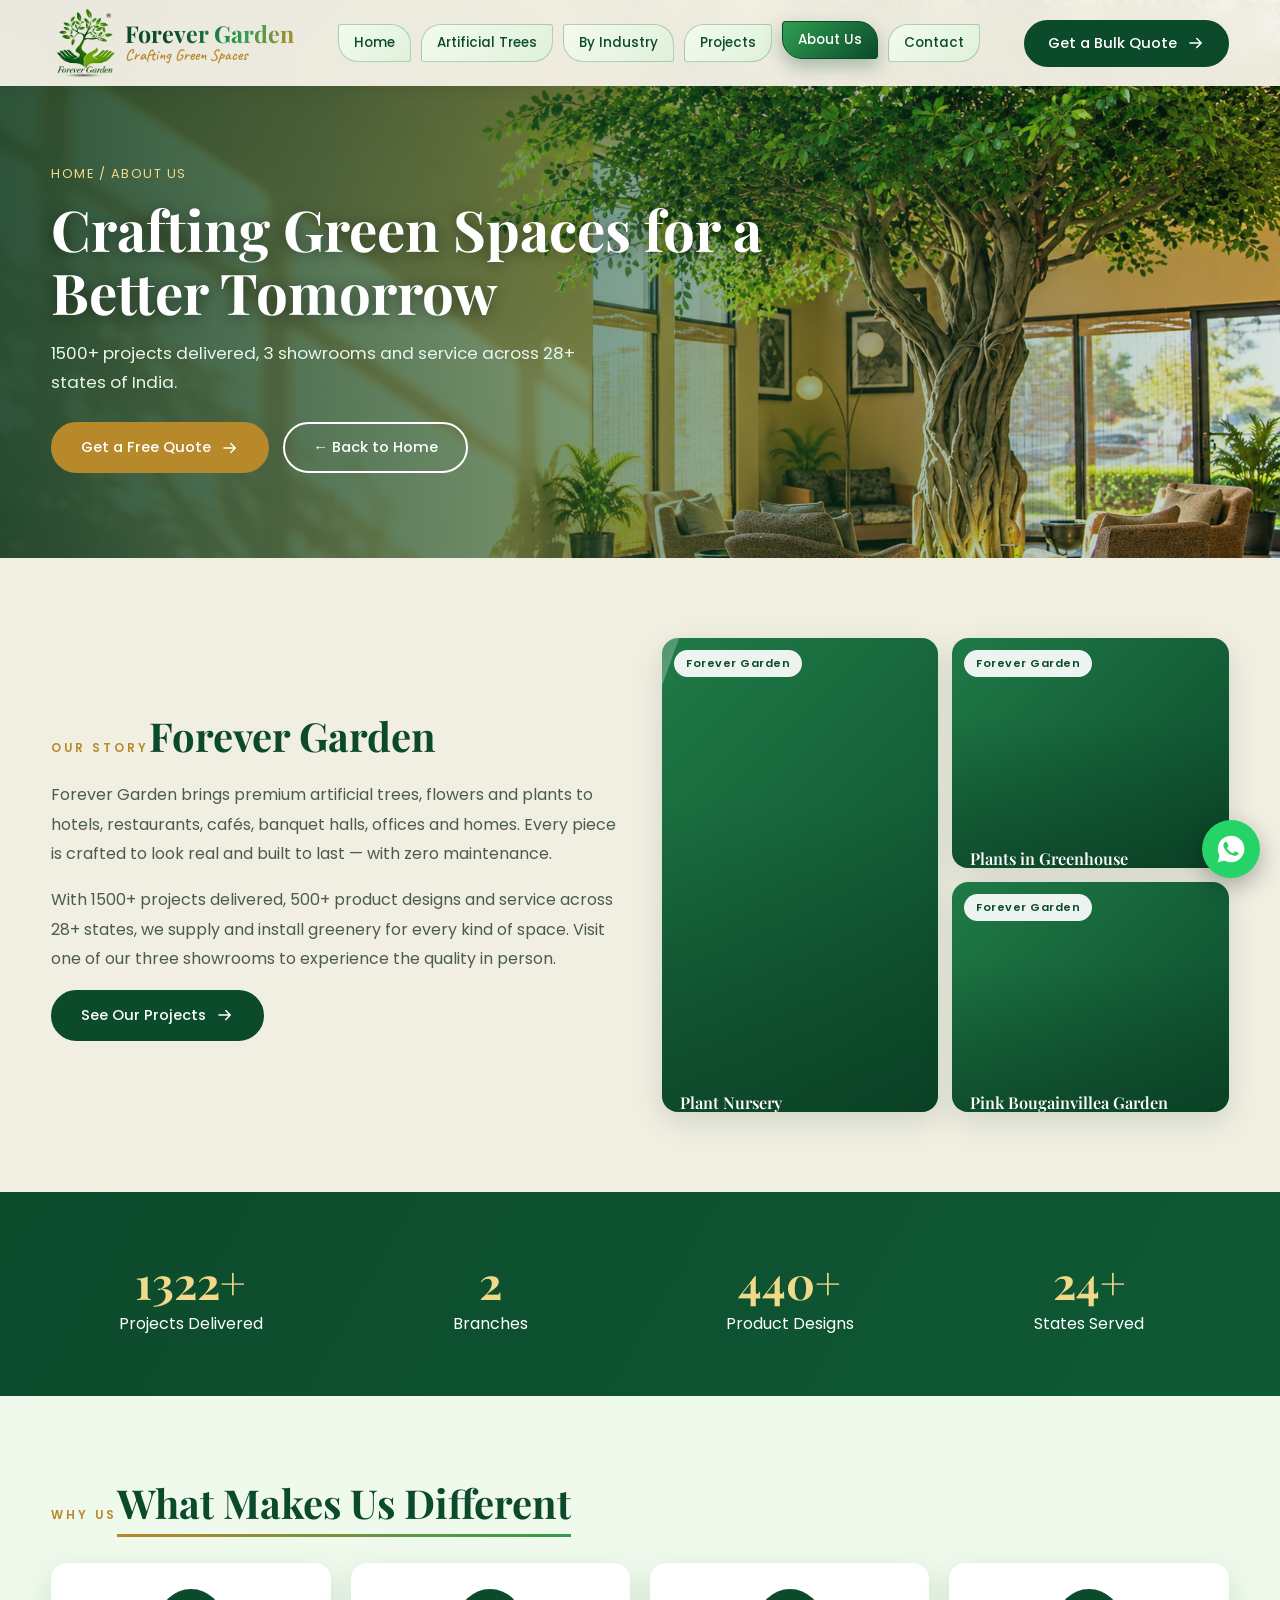
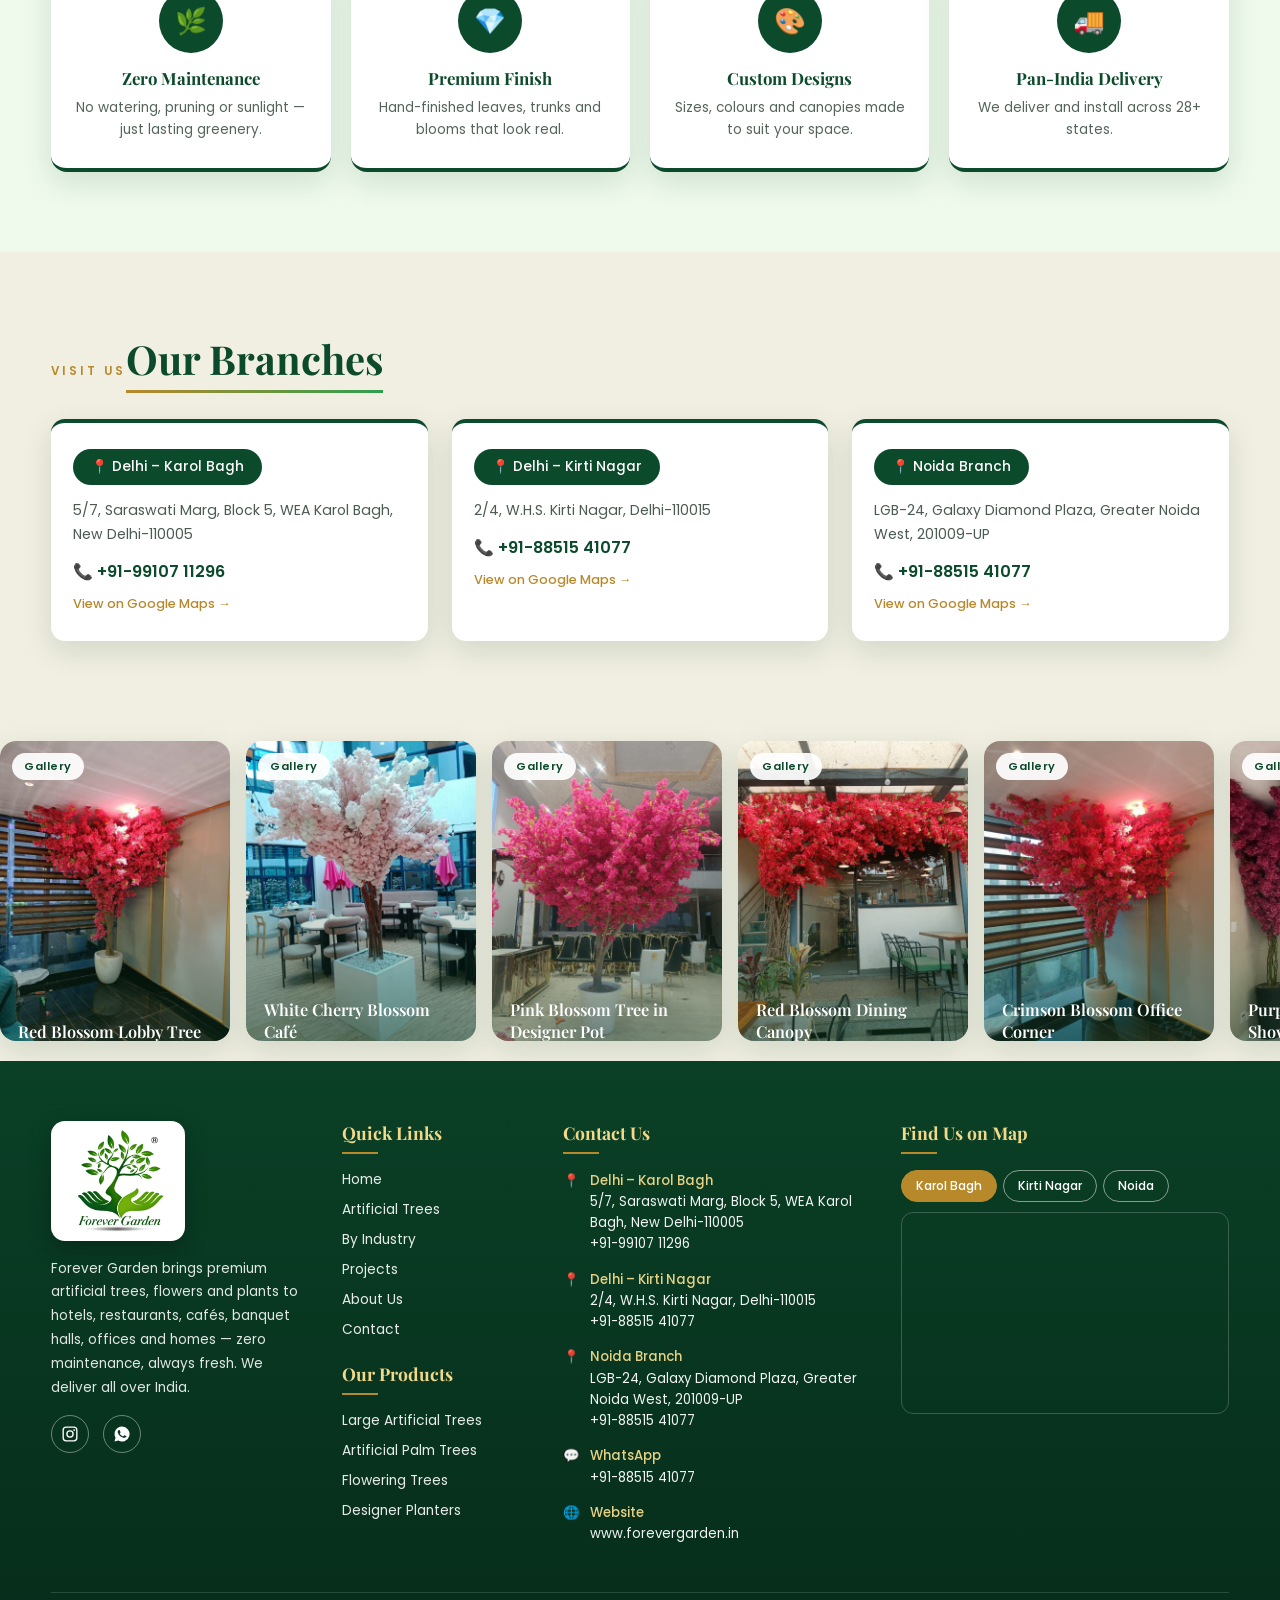
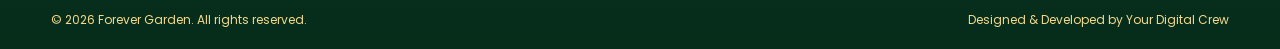
<file: about.html>
<!DOCTYPE html>
<html lang="en">
<head>
<meta charset="UTF-8">
<meta name="viewport" content="width=device-width, initial-scale=1">
<title>About Us & Branches | Forever Garden</title>
<meta name="description" content="About Forever Garden – 1500+ projects, 3 branches in Delhi and Noida, serving 28+ states.">
<link rel="icon" href="fav.png" type="image/png">
<link rel="preconnect" href="https://fonts.googleapis.com">
<link href="https://fonts.googleapis.com/css2?family=Playfair+Display:wght@500;600;700;800&family=Poppins:wght@300;400;500;600&family=Caveat:wght@500;600&display=swap" rel="stylesheet">
<link rel="stylesheet" href="page.css">
</head>
<body data-page="about">
<div id="curtain"><img src="logo1.png" alt="Forever Garden"></div>
<div id="app"></div>
<script src="fg-common.js"></script>
<script src="footer.js"></script>
<script src="page.js"></script>
</body>
</html>
</file>
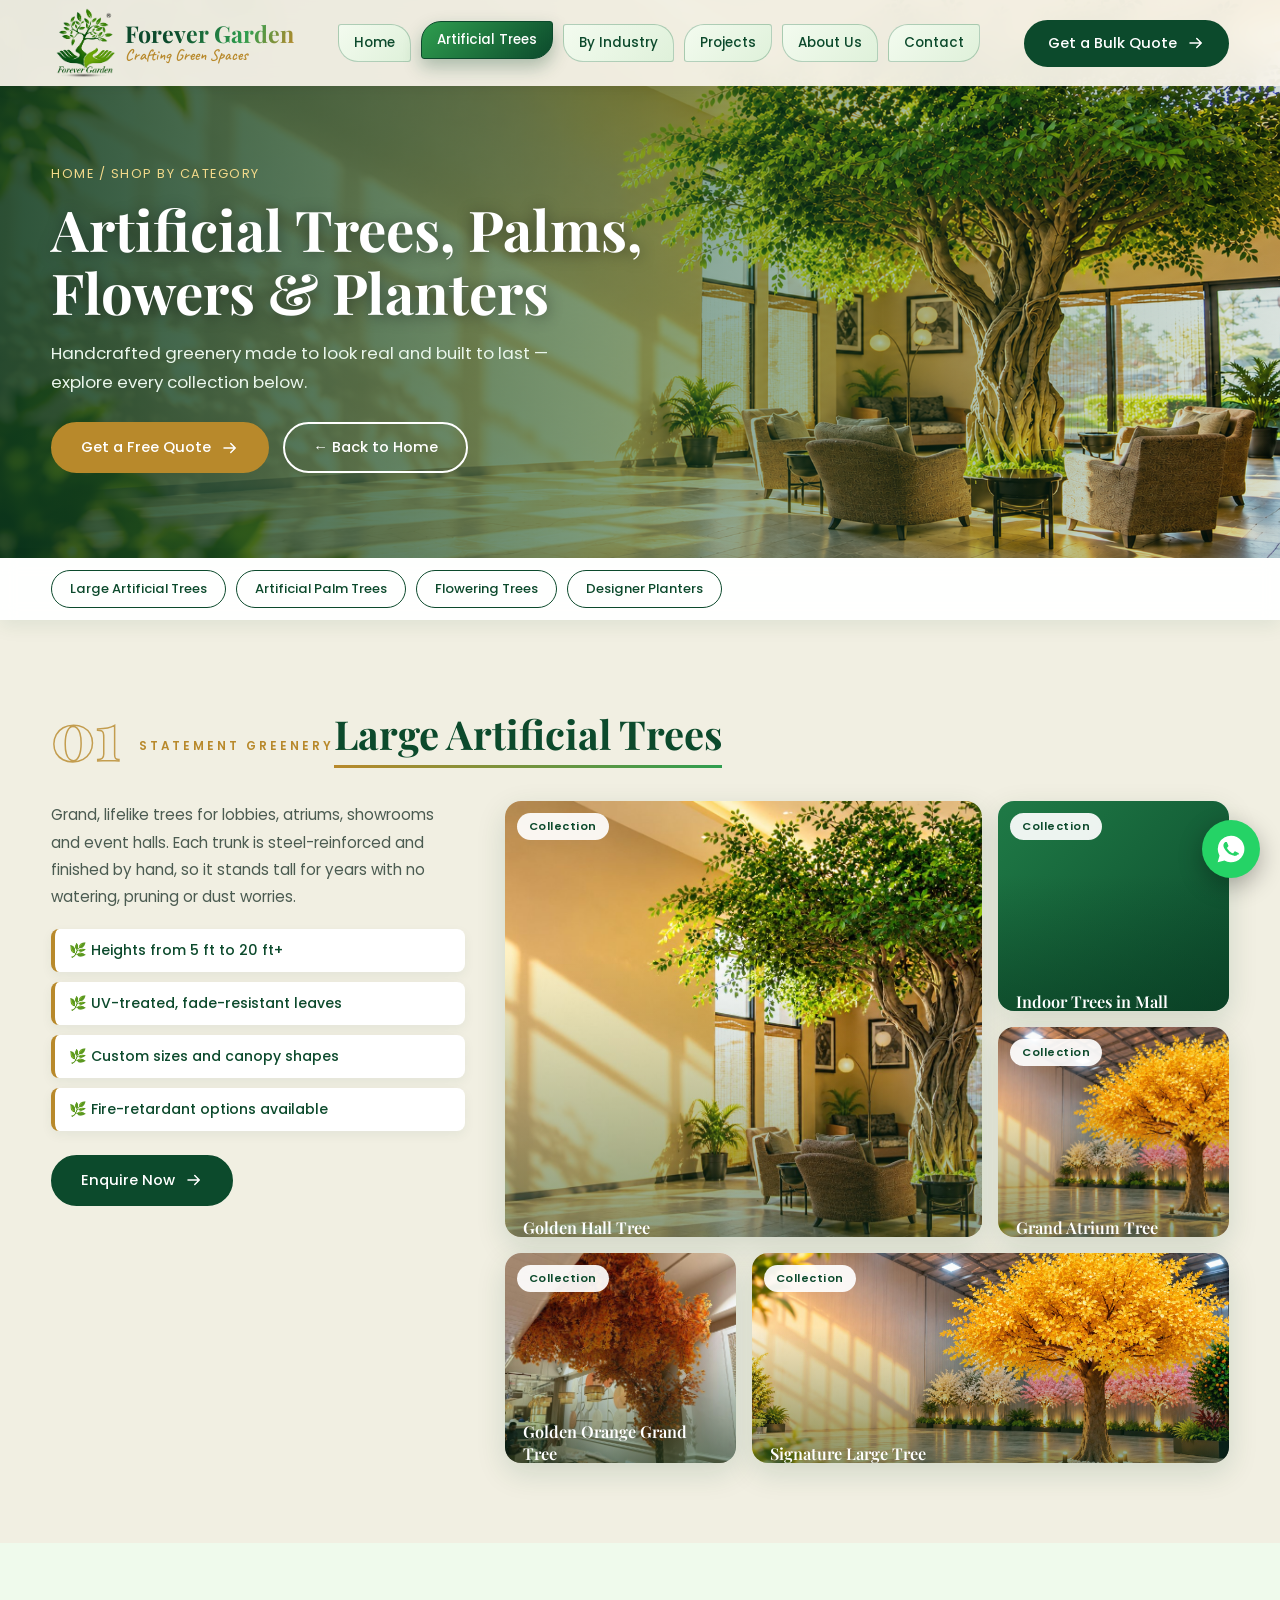
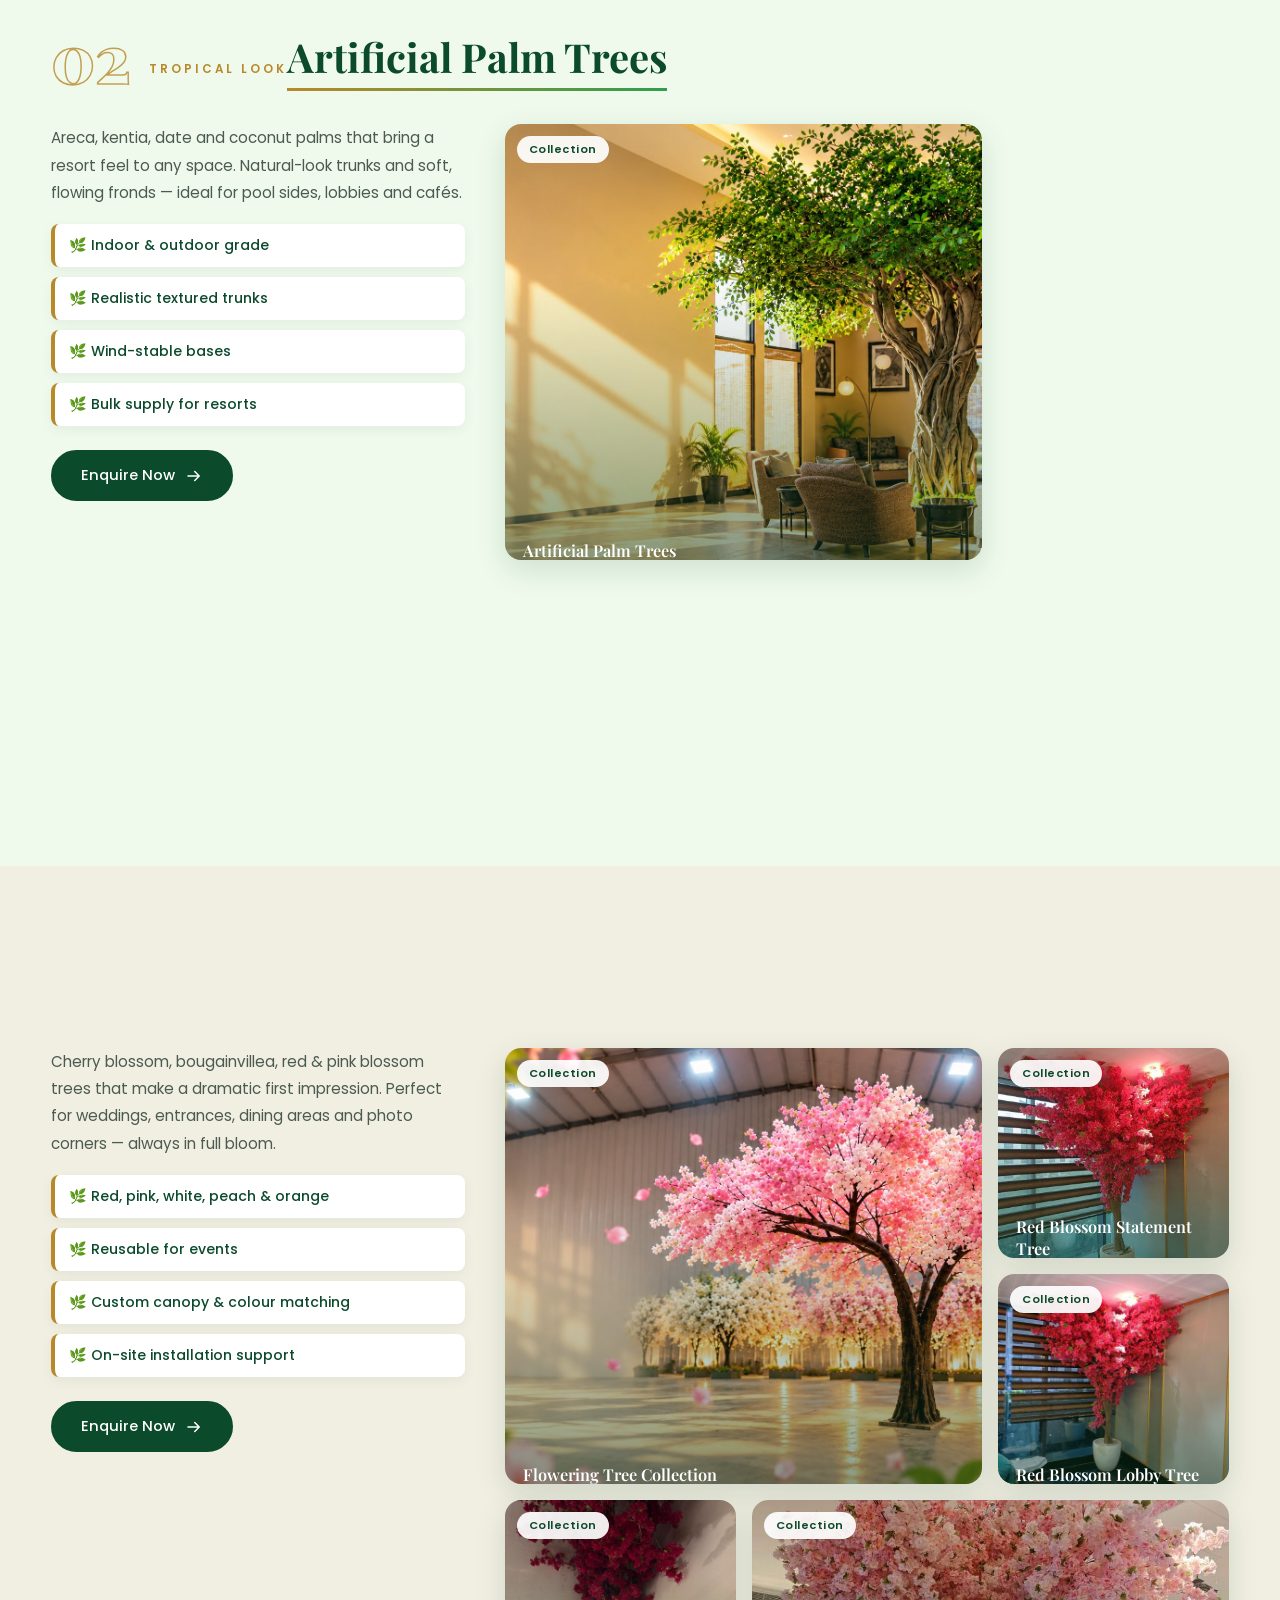
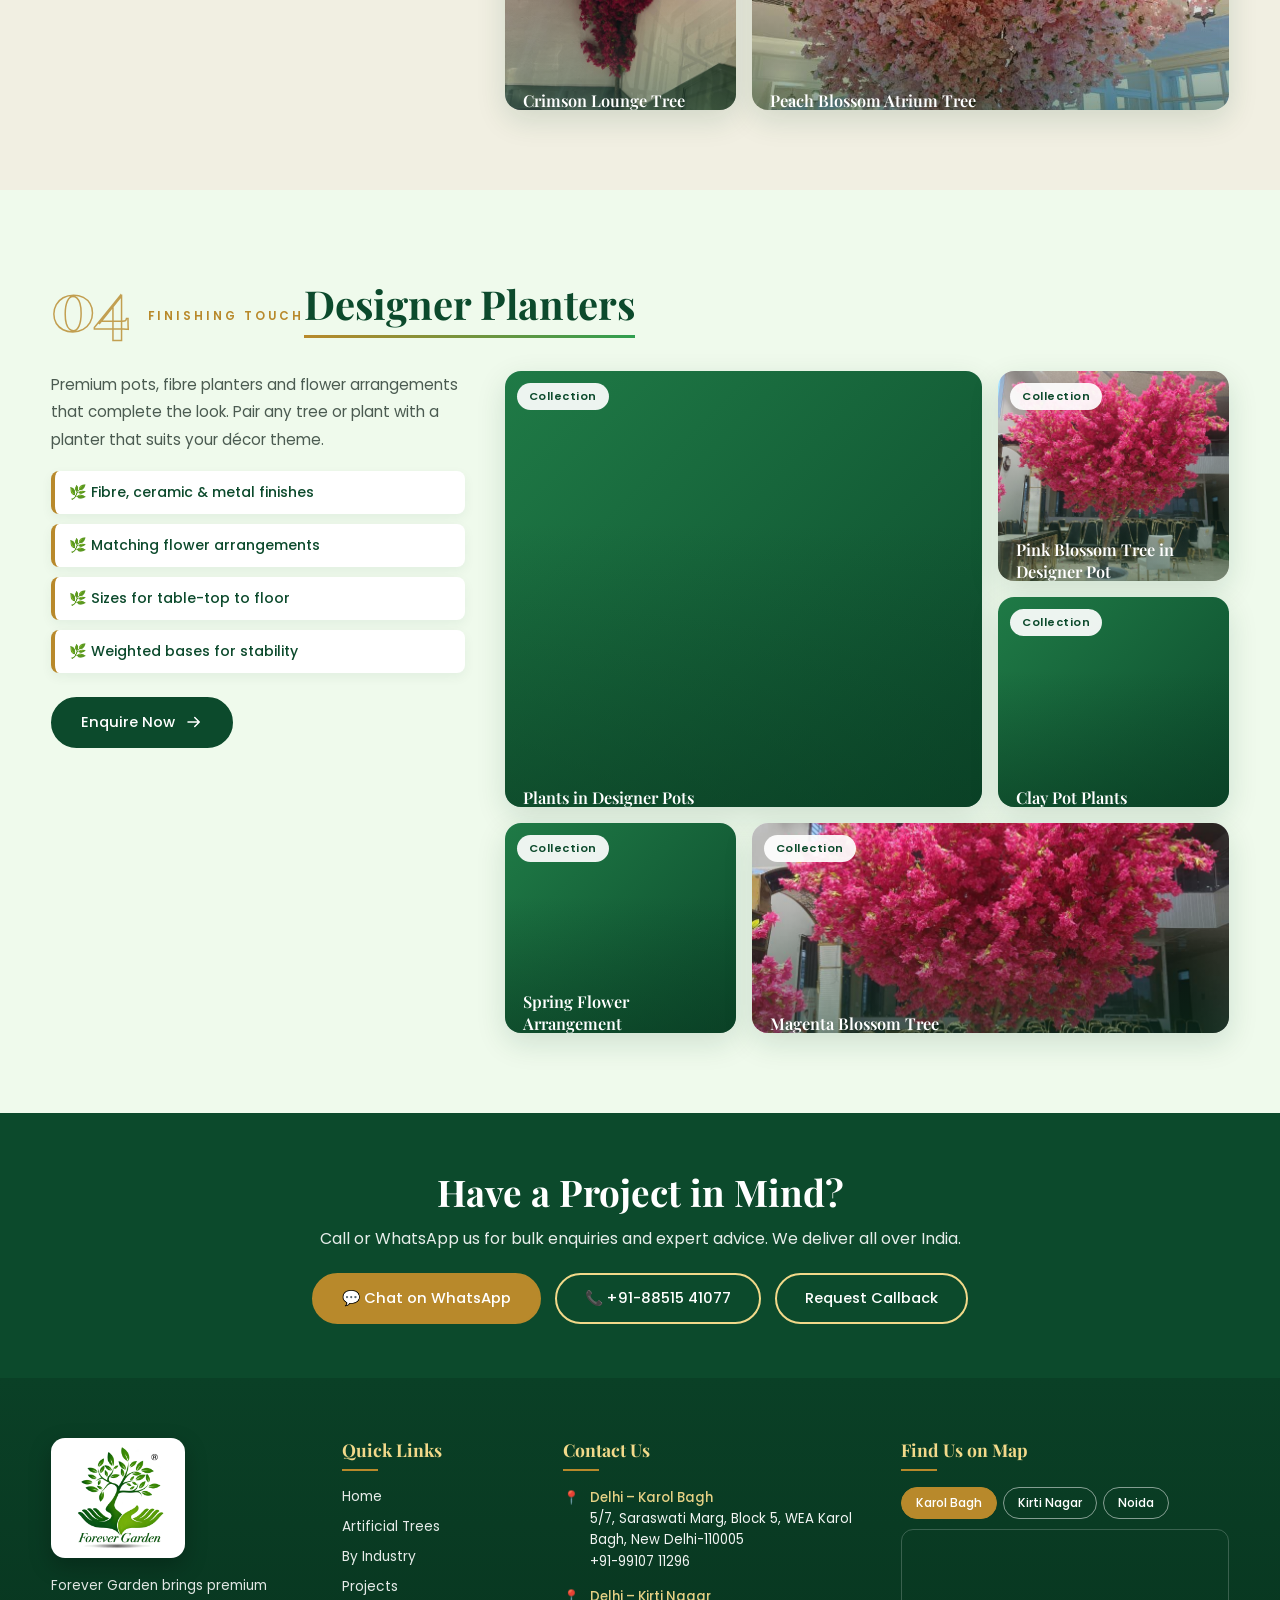
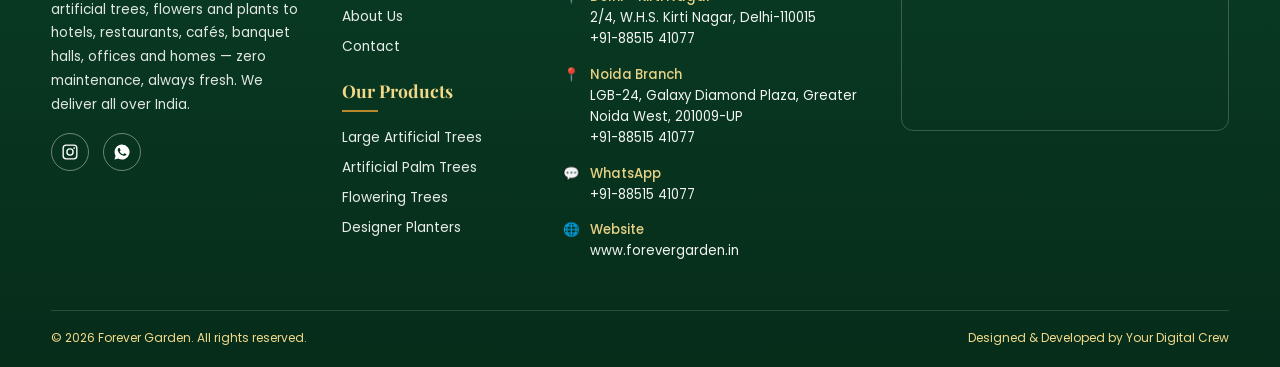
<file: categories.html>
<!DOCTYPE html>
<html lang="en">
<head>
<meta charset="UTF-8">
<meta name="viewport" content="width=device-width, initial-scale=1">
<title>Artificial Trees, Palms, Flowers & Planters | Forever Garden</title>
<meta name="description" content="Browse Forever Garden collections: large artificial trees, palm trees, flowering trees and designer planters.">
<link rel="icon" href="fav.png" type="image/png">
<link rel="preconnect" href="https://fonts.googleapis.com">
<link href="https://fonts.googleapis.com/css2?family=Playfair+Display:wght@500;600;700;800&family=Poppins:wght@300;400;500;600&family=Caveat:wght@500;600&display=swap" rel="stylesheet">
<link rel="stylesheet" href="page.css">
</head>
<body data-page="categories">
<div id="curtain"><img src="logo1.png" alt="Forever Garden"></div>
<div id="app"></div>
<script src="fg-common.js"></script>
<script src="footer.js"></script>
<script src="page.js"></script>
</body>
</html>
</file>
<file: page.css>
:root{
  --green-d:#0c4a2c; --green:#14613a; --green-l:#2f9e4f; --leaf:#4caf50;
  --gold:#b8892b; --cream:#effaec; --cream2:#f1efe2; --ink:#1d2a22;
  --shadow:0 10px 30px rgba(12,74,44,.14);
}
*{margin:0;padding:0;box-sizing:border-box}
html{scroll-behavior:smooth}
body{font-family:'Poppins',sans-serif;color:var(--ink);background:var(--cream);overflow-x:hidden}
h1,h2,h3,h4{font-family:'Playfair Display',serif;color:var(--green-d)}
a{text-decoration:none;color:inherit}
img,video{max-width:100%;display:block}
.container{width:min(1200px,92%);margin:auto}
.img-fallback{background:linear-gradient(135deg,#1f7a46,#0c4a2c)}

/* page-load curtain */
#curtain{position:fixed;inset:0;z-index:9999;background:#fffdf5;display:grid;place-items:center;transition:opacity .6s,visibility .6s}
#curtain.hide{opacity:0;visibility:hidden}
#curtain img{width:min(190px,50vw);animation:pop .8s cubic-bezier(.2,1.3,.4,1) both}
@keyframes pop{from{opacity:0;transform:scale(.8)}to{opacity:1;transform:none}}
@keyframes fadeUp{from{opacity:0;transform:translateY(24px)}to{opacity:1;transform:none}}

/* ===== header ===== */
header.ph{position:fixed;top:0;left:0;right:0;z-index:100;background:rgba(250,246,236,.93);backdrop-filter:blur(10px);box-shadow:0 2px 14px rgba(0,0,0,.07)}
header .nav{display:flex;align-items:center;justify-content:space-between;padding:8px 0;gap:14px}
.logo{display:flex;align-items:center;gap:8px}
.logo img{height:70px;width:auto;mix-blend-mode:multiply;border-radius:10px;transition:transform .4s}
.logo:hover img{transform:scale(1.06) rotate(-1deg)}
.logo .brand{display:flex;flex-direction:column;line-height:1.05}
.logo .brand b{font-family:'Playfair Display',serif;font-weight:700;font-size:1.45rem;background:linear-gradient(120deg,var(--green-d) 30%,var(--green-l) 70%,var(--gold));-webkit-background-clip:text;background-clip:text;color:transparent}
.logo .brand small{font-family:'Caveat',cursive;font-weight:600;font-size:1rem;color:var(--gold)}
nav ul{display:flex;gap:10px;list-style:none;flex-wrap:wrap}
nav a{display:block;font-size:.84rem;font-weight:500;padding:8px 15px;color:var(--green-d);background:linear-gradient(135deg,#f3fbef,#dff1da);border:1px solid rgba(20,97,58,.28);border-radius:3px 20px 3px 20px;position:relative;transition:.4s}
nav li:nth-child(even) a{border-radius:20px 3px 20px 3px}
nav a:hover,nav a.active{background:linear-gradient(135deg,var(--green-l),var(--green-d));color:#fff;border-color:var(--green-d);box-shadow:0 8px 18px rgba(12,74,44,.3);transform:translateY(-3px)}
.burger{display:none;background:none;border:0;font-size:1.8rem;color:var(--green-d);cursor:pointer}
.btn{display:inline-flex;align-items:center;gap:10px;padding:13px 28px;border-radius:40px;font-weight:500;font-size:.92rem;cursor:pointer;border:2px solid var(--green-d);transition:.35s;position:relative;overflow:hidden;font-family:inherit}
.btn.fill{background:var(--green-d);color:#fff}
.btn.ghost{background:transparent;color:var(--green-d)}
.btn.gold{background:var(--gold);border-color:var(--gold);color:#fff}
.btn:hover{transform:translateY(-3px);box-shadow:0 10px 22px rgba(12,74,44,.25)}
.btn.fill:hover{background:var(--green-l);border-color:var(--green-l)}
.btn.ghost:hover{background:var(--green-d);color:#fff}
.btn::before{content:"";position:absolute;top:0;left:-80%;width:50%;height:100%;background:linear-gradient(120deg,transparent,rgba(255,255,255,.4),transparent);transform:skewX(-20deg)}
.btn:hover::before{animation:shine .7s}
@keyframes shine{to{left:130%}}

/* ===== page hero ===== */
.phero{position:relative;min-height:62vh;padding-top:110px;display:flex;align-items:center;overflow:hidden;background:#0c4a2c}
.phero .hb{position:absolute;inset:0;overflow:hidden}
.phero .hb img{width:100%;height:100%;object-fit:cover;object-position:60% 30%;animation:kb 18s ease-in-out infinite alternate}
@keyframes kb{from{transform:scale(1.02)}to{transform:scale(1.16) translateX(-1.5%)}}
.phero::after{content:"";position:absolute;inset:0;background:linear-gradient(90deg,rgba(8,55,31,.85),rgba(12,74,44,.55) 45%,rgba(12,74,44,.15))}
.phero .hi{position:relative;z-index:3;padding:40px 0 70px}
.crumb{font-size:.8rem;color:#f2d98a;letter-spacing:1.5px;text-transform:uppercase;margin-bottom:14px;animation:fadeUp .8s .2s both}
.crumb a:hover{text-decoration:underline}
.phero h1{color:#fff;font-size:clamp(2.1rem,4.4vw,3.6rem);line-height:1.12;max-width:780px;margin-bottom:16px;text-shadow:0 2px 16px rgba(0,0,0,.45);animation:fadeUp .9s .35s both}
.phero p{color:#eaf6ec;max-width:560px;font-size:1.05rem;line-height:1.7;margin-bottom:26px;animation:fadeUp .9s .5s both}
.phero .btns{display:flex;gap:14px;flex-wrap:wrap;animation:fadeUp .9s .65s both}
.phero .btn.ghost{color:#fff;border-color:#fff}
.phero .btn.ghost:hover{background:#fff;color:var(--green-d)}
.petal{position:absolute;top:-30px;z-index:2;width:16px;height:16px;opacity:.7;pointer-events:none;animation:fall linear infinite}
@keyframes fall{0%{transform:translateY(-30px) translateX(0) rotate(0)}50%{transform:translateY(32vh) translateX(50px) rotate(200deg)}100%{transform:translateY(70vh) translateX(-30px) rotate(400deg)}}

/* ===== jump bar ===== */
.jump{position:sticky;top:86px;z-index:50;background:rgba(255,255,255,.94);backdrop-filter:blur(8px);box-shadow:0 6px 18px rgba(12,74,44,.08)}
.jump .row{display:flex;gap:10px;overflow-x:auto;padding:12px 0;scrollbar-width:none}
.jump .row::-webkit-scrollbar{display:none}
.chip{flex:none;border:1px solid var(--green-d);background:transparent;color:var(--green-d);padding:8px 18px;border-radius:30px;font-family:inherit;font-size:.82rem;font-weight:500;cursor:pointer;transition:.35s;white-space:nowrap}
.chip:hover,.chip.on{background:var(--green-d);color:#fff;transform:translateY(-2px)}

/* ===== sections ===== */
.ps{padding:80px 0;scroll-margin-top:150px;position:relative}
.ps:nth-of-type(even){background:var(--cream2)}
.ps-head{display:flex;align-items:center;gap:18px;margin-bottom:34px}
.ps-head .num{font-family:'Playfair Display',serif;font-size:4.2rem;font-weight:800;line-height:1;color:transparent;-webkit-text-stroke:1.5px var(--gold);opacity:.8}
.ps-head small{color:var(--gold);letter-spacing:3px;font-weight:600;font-size:.74rem;text-transform:uppercase}
.ps-head h2{font-size:clamp(1.7rem,3.2vw,2.5rem)}
.ps-body{display:grid;grid-template-columns:.8fr 1.4fr;gap:40px;align-items:start}
.ps-text p{line-height:1.8;color:#4b5b51;font-size:.95rem;margin-bottom:18px}
.pts{list-style:none;display:grid;gap:10px;margin-bottom:24px}
.pts li{background:#fff;border-left:4px solid var(--gold);padding:11px 14px;border-radius:8px;font-size:.88rem;font-weight:500;color:var(--green-d);box-shadow:0 4px 12px rgba(12,74,44,.06);transition:.35s}
.pts li:hover{transform:translateX(8px);border-left-color:var(--green-l)}

/* mosaic */
.mosaic{display:grid;grid-template-columns:repeat(3,1fr);grid-auto-rows:210px;gap:16px}
.mosaic .tile:first-child{grid-column:span 2;grid-row:span 2}
.mosaic .tile{height:100%}
.mosaic .tile:nth-child(5):last-child{grid-column:span 2}
/* masonry (projects) */
.masonry{columns:4 250px;column-gap:18px}
.masonry .tile{break-inside:avoid;margin-bottom:18px}
.masonry .tm{min-height:220px}
.masonry .tm img,.masonry .tm video{height:auto}

/* ===== tile (image card) ===== */
.tile{position:relative;border-radius:16px;box-shadow:var(--shadow);cursor:pointer;background:#fff;transition:box-shadow .5s}
.tile:hover{box-shadow:0 24px 50px rgba(12,74,44,.32)}
.tm{position:relative;width:100%;height:100%;border-radius:16px;overflow:hidden;transform-style:preserve-3d;transition:transform .25s}
.tm img,.tm video{width:100%;height:100%;object-fit:cover;transition:transform 1s cubic-bezier(.2,.8,.2,1),filter .6s}
.tile:hover .tm img,.tile:hover .tm video{transform:scale(1.16) rotate(1.2deg);filter:saturate(1.15)}
.tm::before{content:"";position:absolute;inset:0;z-index:2;background:linear-gradient(180deg,transparent 35%,rgba(8,55,31,.88));opacity:.55;transition:.5s}
.tile:hover .tm::before{opacity:1}
.tm::after{content:"";position:absolute;top:0;left:-70%;width:45%;height:100%;z-index:3;background:linear-gradient(120deg,transparent,rgba(255,255,255,.38),transparent);transform:skewX(-20deg)}
.tile:hover .tm::after{animation:shine .9s}
.tile figcaption{position:absolute;left:0;right:0;bottom:0;z-index:4;padding:16px 18px;color:#fff;transform:translateY(34px);transition:.5s cubic-bezier(.2,.8,.2,1)}
.tile:hover figcaption{transform:none}
.tile figcaption b{display:block;font-family:'Playfair Display',serif;font-size:1.02rem;font-weight:600}
.tile figcaption small{display:block;font-size:.74rem;color:#f2d98a;letter-spacing:1px;text-transform:uppercase;opacity:0;transition:.5s .1s}
.tile:hover figcaption small{opacity:1}
.tile .badge{position:absolute;top:12px;left:12px;z-index:4;background:rgba(255,255,255,.92);color:var(--green-d);font-size:.7rem;font-weight:600;padding:5px 12px;border-radius:20px;letter-spacing:.5px;transition:.4s}
.tile:hover .badge{background:var(--gold);color:#fff;transform:translateY(-3px)}
.tile .zoom{position:absolute;top:12px;right:12px;z-index:4;width:38px;height:38px;border-radius:50%;background:rgba(255,255,255,.92);display:grid;place-items:center;font-size:1.05rem;transform:scale(0) rotate(-90deg);transition:.5s cubic-bezier(.3,1.6,.5,1)}
.tile:hover .zoom{transform:scale(1) rotate(0)}
.gone{display:none!important}
.pop-in{animation:pop .5s both}

/* scroll reveal */
.rv{opacity:0;transform:translateY(46px);transition:opacity .9s ease,transform .9s cubic-bezier(.2,.8,.2,1)}
.rv.l{transform:translateX(-60px)}.rv.r{transform:translateX(60px)}.rv.z{transform:scale(.86)}
.rv.in{opacity:1;transform:none}

/* ===== lightbox ===== */
#lb{position:fixed;inset:0;z-index:3000;background:rgba(5,32,19,.93);backdrop-filter:blur(8px);display:grid;place-items:center;opacity:0;visibility:hidden;transition:.4s}
#lb.show{opacity:1;visibility:visible}
#lb .stage{max-width:min(1000px,92vw);max-height:80vh;display:grid;place-items:center;transform:scale(.88);transition:.5s cubic-bezier(.2,1.2,.3,1)}
#lb.show .stage{transform:none}
#lb .stage img,#lb .stage video{max-width:100%;max-height:78vh;border-radius:14px;box-shadow:0 30px 80px rgba(0,0,0,.5);animation:pop .5s both}
#lb .cap{position:absolute;left:0;right:0;bottom:22px;text-align:center;color:#fff;font-family:'Playfair Display',serif;font-size:1.15rem;padding:0 70px}
#lb .cap small{display:block;font-family:'Poppins',sans-serif;color:#f2d98a;font-size:.75rem;letter-spacing:2px;margin-top:4px}
#lb button{position:absolute;border:1.5px solid rgba(255,255,255,.6);background:rgba(255,255,255,.08);color:#fff;width:48px;height:48px;border-radius:50%;font-size:1.3rem;cursor:pointer;transition:.4s}
#lb button:hover{background:var(--gold);border-color:var(--gold);transform:scale(1.12)}
#lb .x{top:20px;right:20px}#lb .pv{left:20px;top:50%}#lb .nx{right:20px;top:50%}

/* ===== about page bits ===== */
.about-story{display:grid;grid-template-columns:1fr 1fr;gap:44px;align-items:center}
.about-story p{line-height:1.85;color:#4b5b51;margin-bottom:16px}
.about-img{display:grid;grid-template-columns:1fr 1fr;gap:14px;grid-auto-rows:230px}
.about-img .tile:first-child{grid-row:span 2}
.stats{background:linear-gradient(120deg,var(--green-d),#0f5a35);color:#fff;padding:60px 0}
.stats .row{display:grid;grid-template-columns:repeat(4,1fr);gap:20px;text-align:center}
.stats b{font-family:'Playfair Display',serif;font-size:2.8rem;display:block;color:#f2d98a}
.vals{display:grid;grid-template-columns:repeat(4,1fr);gap:20px}
.val{background:#fff;border-radius:16px;padding:26px 20px;text-align:center;box-shadow:var(--shadow);transition:.45s;border-bottom:4px solid var(--green-d)}
.val:hover{transform:translateY(-10px);border-bottom-color:var(--gold)}
.val .ic{width:64px;height:64px;border-radius:50%;background:var(--green-d);display:grid;place-items:center;margin:0 auto 14px;font-size:1.6rem;transition:.6s}
.val:hover .ic{transform:rotateY(360deg);background:var(--gold)}
.val h4{font-size:1.05rem;margin-bottom:8px}.val p{font-size:.85rem;color:#55655b;line-height:1.65}
.br3{display:grid;grid-template-columns:repeat(3,1fr);gap:24px}
.branch{background:#fff;padding:26px 22px;border-radius:14px;box-shadow:var(--shadow);transition:.4s;border-top:4px solid var(--green-d)}
.branch:hover{transform:translateY(-8px);border-top-color:var(--gold)}
.pill{display:inline-flex;gap:8px;background:var(--green-d);color:#fff;padding:8px 18px;border-radius:30px;font-weight:500;font-size:.86rem;margin-bottom:14px}
.branch p{font-size:.88rem;line-height:1.7;color:#4b5b51;margin-bottom:12px}
.branch .ph{font-weight:600;color:var(--green-d);display:block;margin-bottom:6px}.branch .ph:hover{color:var(--gold)}
.branch .mp{display:inline-block;font-size:.8rem;color:var(--gold);font-weight:500}.branch .mp:hover{text-decoration:underline}

/* marquee strip */
.marq{overflow:hidden;padding:20px 0;background:var(--cream2)}
.marq .track{display:flex;gap:16px;width:max-content;animation:mq 60s linear infinite}
.marq:hover .track{animation-play-state:paused}
@keyframes mq{to{transform:translateX(-50%)}}
.marq .tile{width:230px;height:300px;flex:none}

/* CTA + footer */
.cta{background:var(--green-d);color:#fff;padding:54px 0;text-align:center;position:relative;overflow:hidden}
.cta h2{color:#fff;font-size:clamp(1.6rem,3vw,2.3rem);margin-bottom:10px}
.cta p{opacity:.9;margin-bottom:22px}
.cta .btns{display:flex;gap:14px;justify-content:center;flex-wrap:wrap}
.cta .btn.ghost{color:#fff;border-color:#f2d98a}.cta .btn.ghost:hover{background:#f2d98a;color:var(--green-d)}
footer.pf{background:linear-gradient(180deg,#0a4026,#062c1a);color:#f2d98a;padding:26px 0;font-size:.8rem}
footer.pf .row{display:flex;justify-content:space-between;gap:12px;flex-wrap:wrap}
footer.pf a:hover{text-decoration:underline}
.wa-float{position:fixed;right:20px;bottom:22px;z-index:90;width:58px;height:58px;border-radius:50%;background:#25d366;display:grid;place-items:center;box-shadow:0 8px 24px rgba(0,0,0,.3);animation:pulse2 2s infinite;transition:.3s}
.wa-float:hover{transform:scale(1.1) rotate(8deg)}
.wa-float svg{width:32px;height:32px;fill:#fff}
@keyframes pulse2{0%{box-shadow:0 0 0 0 rgba(37,211,102,.7)}70%{box-shadow:0 0 0 20px transparent}100%{box-shadow:0 0 0 0 transparent}}

/* ===== responsive ===== */
@media(max-width:1000px){
  .ps-body,.about-story{grid-template-columns:1fr}
  .vals{grid-template-columns:1fr 1fr}.br3{grid-template-columns:1fr}.stats .row{grid-template-columns:1fr 1fr}
  .burger{display:block}
  nav{position:absolute;top:100%;left:0;right:0;background:var(--cream);padding:20px 5%;opacity:0;visibility:hidden;transform:translateY(-14px);transition:.35s;box-shadow:0 12px 20px rgba(0,0,0,.1)}
  nav.open{opacity:1;visibility:visible;transform:none}
  nav ul{flex-direction:column;align-items:flex-start}
  .jump{top:84px}
}
@media(max-width:600px){
  .logo img{height:56px}.logo .brand b{font-size:1.15rem}.logo .brand small{display:none}
  .mosaic{grid-template-columns:1fr 1fr;grid-auto-rows:170px}
  .mosaic .tile:first-child{grid-column:span 2;grid-row:span 2}
  .mosaic .tile:nth-child(5):last-child{grid-column:span 1}
  .vals{grid-template-columns:1fr}
  .masonry{columns:2 150px;column-gap:12px}.masonry .tile{margin-bottom:12px}
  .ps-head .num{font-size:3rem}
  .phero{min-height:70vh}
  #lb .pv,#lb .nx{top:auto;bottom:80px}
  .tile figcaption{transform:none}.tile figcaption small{opacity:1}
}

/* ===== full footer (same as home page) ===== */
footer.pf2{padding:60px 0 20px;background:linear-gradient(180deg,#0a4026,#062c1a);color:#fff}
footer.pf2 .logo img{mix-blend-mode:normal;height:120px;width:auto;background:#fff;padding:8px 18px;border-radius:14px;box-shadow:0 8px 22px rgba(0,0,0,.25)}
.fgrid{display:grid;grid-template-columns:1.1fr .8fr 1.3fr 1.4fr;gap:34px}
.fcol h4{font-family:'Playfair Display',serif;font-size:1.1rem;color:#f2d98a;margin-bottom:16px;position:relative;padding-bottom:10px}
.fcol h4::after{content:"";position:absolute;left:0;bottom:0;width:36px;height:2px;background:var(--gold)}
.fcol p{font-size:.85rem;line-height:1.75;opacity:.88;margin:16px 0}
.fcol ul{display:block;list-style:none;font-size:.86rem}
.fcol ul li{margin-bottom:10px}
.fcol ul a{opacity:.9;transition:.3s;display:inline-block}
.fcol ul a:hover{color:#f2d98a;transform:translateX(6px)}
.fct{display:flex;gap:10px;font-size:.83rem;line-height:1.6;margin-bottom:14px;opacity:.95}
.fct b{display:block;color:#f2d98a;font-weight:500}
.fct a:hover{color:#f2d98a}
.social{display:flex;gap:14px;align-items:center}
.social a{width:38px;height:38px;border-radius:50%;border:1px solid rgba(255,255,255,.4);display:grid;place-items:center;transition:.35s}
.social a:hover{background:var(--gold);border-color:var(--gold);transform:translateY(-4px) rotate(10deg)}
.social svg{width:18px;height:18px;fill:#fff}
footer.pf2 .maptabs{display:flex;gap:6px;flex-wrap:wrap;margin:10px 0}
footer.pf2 .maptabs button{border:1px solid rgba(255,255,255,.5);background:transparent;color:#fff;padding:6px 14px;border-radius:30px;font-family:inherit;font-size:.76rem;font-weight:500;cursor:pointer;transition:.3s}
footer.pf2 .maptabs button.on,footer.pf2 .maptabs button:hover{background:var(--gold);border-color:var(--gold)}
footer.pf2 .mapwrap{border-radius:12px;overflow:hidden;border:1px solid rgba(255,255,255,.2)}
footer.pf2 .mapwrap iframe{width:100%;height:200px;border:0;display:block}
.fbottom{display:flex;justify-content:space-between;gap:12px;flex-wrap:wrap;font-size:.75rem;margin-top:34px;border-top:1px solid rgba(255,255,255,.14);padding-top:18px;color:#f2d98a}
.fbottom a:hover{text-decoration:underline}
@media(max-width:1000px){.fgrid{grid-template-columns:1fr 1fr}}
@media(max-width:560px){.fgrid{grid-template-columns:1fr}footer.pf2 .logo img{height:100px}}
/* video tiles */
.tm video{background:#0c4a2c}
.tm em.verr{position:absolute;inset:0;display:grid;place-items:center;color:#f2d98a;font-size:.8rem;text-align:center;padding:16px;z-index:5;font-style:normal}

/* ===== extra motion ===== */
.ps-head h2{position:relative;display:inline-block}
.ps-head h2::after{content:"";position:absolute;left:0;bottom:-8px;height:3px;width:0;background:linear-gradient(90deg,var(--gold),var(--green-l));transition:width 1.1s .4s cubic-bezier(.2,.8,.2,1)}
.ps-head.in h2::after{width:100%}
.ps-head .num{transition:transform 1s cubic-bezier(.2,1.3,.4,1),opacity 1s;transform:scale(.4) rotate(-12deg)}
.ps-head.in .num{transform:none}
.mosaic .tile:nth-child(2n).rv{transform:translateY(60px) scale(.9) rotate(2deg)}
.mosaic .tile:nth-child(3n).rv{transform:translateX(50px) scale(.9)}
.mosaic .tile.rv.in{transform:none}
.tile:hover .tm{box-shadow:0 0 0 3px rgba(184,137,43,.55)}
.tile .tm{transition:transform .25s,box-shadow .5s}
</file>
